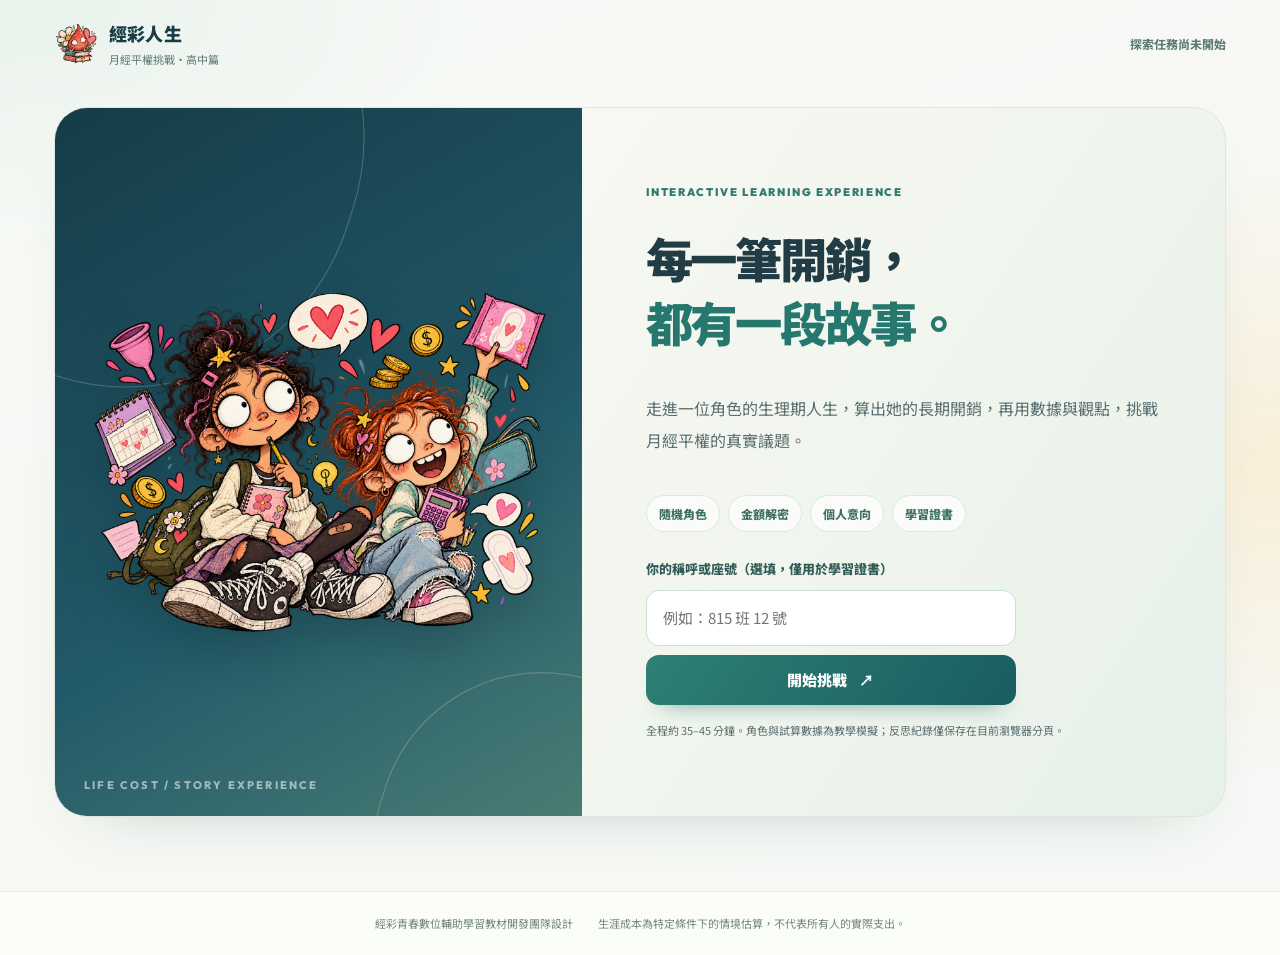
<file: index.html>
<!doctype html>
<html lang="zh-Hant">
<head>
<meta charset="utf-8">
<meta name="viewport" content="width=device-width, initial-scale=1">
<meta name="theme-color" content="#173c48">
<meta name="description" content="經彩人生：月經平權情境式闖關教材。從角色閱讀與成本解密、思辨到個人意向與學習證書。">
<title>經彩人生｜月經平權挑戰</title>
<link rel="preconnect" href="https://fonts.googleapis.com">
<link rel="preconnect" href="https://fonts.gstatic.com" crossorigin>
<link href="https://fonts.googleapis.com/css2?family=Noto+Sans+TC:wght@400;500;600;700;800;900&family=Outfit:wght@400;500;600;700;800;900&display=swap" rel="stylesheet">
<link rel="stylesheet" href="./css/game.css">
<link rel="stylesheet" href="./css/refinement.css">
<script src="./js/cost-model.js" defer></script>
<script src="./js/roles.js" defer></script>
<script src="./js/feedback.js" defer></script>
<script src="./js/flow.js" defer></script>
<script src="./js/game.js" defer></script>
</head>
<body>
<div class="site-shell">
<header class="topbar no-print">
  <div class="brand"><img class="brand-mark artwork-logo" data-image-slot="logo" src="./images/logo.png" alt="經彩人生教材標誌" width="1254" height="1254" decoding="async"><div><strong>經彩人生</strong><small>月經平權挑戰・高中篇</small></div></div>
  <div class="top-actions"><span id="save-status" class="save-status" role="status" aria-live="polite" hidden></span><span id="status-label" class="status-label">探索任務尚未開始</span><button id="reset-game" class="quiet-button" type="button" hidden>重新開始</button></div>
</header>
<main id="game-main" class="main-content">
  <div id="app-notice" class="app-notice no-print" role="status" aria-live="polite" hidden></div>
  <section id="intro" class="intro-stage">
    <div class="intro-art">
      <img class="artwork-cover" data-image-slot="cover" src="./images/cover.png" alt="兩位學生攜帶計算器與筆記本，一同探索經期與生活成本的手繪封面插畫" width="1448" height="1086" fetchpriority="high" decoding="async">
      <div class="intro-art__caption" aria-hidden="true">LIFE COST / STORY EXPERIENCE</div>
    </div>
    <div class="intro-copy">
      <p class="eyebrow">INTERACTIVE LEARNING EXPERIENCE</p>
      <h1>每一筆開銷，<br><em>都有一段故事。</em></h1>
      <p class="intro-description">走進一位角色的生理期人生，算出她的長期開銷，再用數據與觀點，挑戰月經平權的真實議題。</p>
      <div class="intro-features"><span>隨機角色</span><span>金額解密</span><span>個人意向</span><span>學習證書</span></div>
      <div class="identity-box">
        <label for="student-label">你的稱呼或座號（選填，僅用於學習證書）</label>
        <input id="student-label" maxlength="30" autocomplete="off" placeholder="例如：815 班 12 號">
        <button id="start-game" class="button button-primary" type="button">開始挑戰 <span aria-hidden="true">↗</span></button>
      </div>
      <p class="fine-print">全程約 35–45 分鐘。角色與試算數據為教學模擬；反思紀錄僅保存在目前瀏覽器分頁。</p>
    </div>
  </section>

  <div id="game-workspace" hidden>
    <nav class="journey-nav no-print" aria-label="闖關進度">
      <div class="journey-heading"><span class="eyebrow">YOUR JOURNEY</span><strong id="journey-title">第一～二關・角色成本解密</strong></div>
      <div class="journey-pills" aria-label="關卡">
        <span class="journey-pill" data-stage-pill="1">01 <small>角色解密</small></span>
        <span class="journey-pill" data-stage-pill="2">03 <small>數據思辨</small></span>
        <span class="journey-pill" data-stage-pill="3">04 <small>政策思辨</small></span>
        <span class="journey-pill" data-stage-pill="4">05 <small>意向選擇</small></span>
        <span class="journey-pill" data-stage-pill="5">✓ <small>學習證書</small></span>
      </div>
    </nav>

    <section id="stage-mission" class="game-stage" aria-labelledby="mission-title">
      <div class="stage-heading"><div><span class="eyebrow">CHAPTER 01 · COST DECODER</span><h2 id="mission-title">第一～二關｜破解角色生涯成本</h2><p>你收到一份角色的生活紀錄。請仔細閱讀，從故事中找出生理歷程、用品使用習慣與可能的支出，替她算出一生的開銷。</p></div><span class="stage-number">01—02</span></div>
      <div class="mission-grid">
        <aside class="character-panel">
          <div class="character-visual">
            <img id="character-portrait" class="character-portrait artwork-character" data-image-slot="character" alt="隨機角色插畫" width="1086" height="1448" decoding="async">
            <span id="character-tag" class="character-tag">生活故事</span>
          </div>
          <p class="mini-overline">THE CHARACTER</p>
          <h3 id="character-name">角色</h3>
          <strong id="character-subtitle" class="character-subtitle"></strong>
          <p id="character-story" class="character-story"></p>
          <div class="reading-prompt">
            <h4>你的閱讀任務</h4>
            <p>依角色描述的典型一天，整理衛生棉使用量，再判斷哪些用品需要額外購買；不必逐小時換算。這是開銷模擬，實際更換仍應依經血量與使用需求調整。</p>
          </div>
        </aside>
        <div class="calculator-panel">
          <details id="mobile-story" class="mobile-story no-print">
            <summary><span>查看角色情境</span><span aria-hidden="true">⌄</span></summary>
            <div><strong id="mobile-story-name"></strong><p id="mobile-story-text"></p></div>
          </details>
          <div class="section-topline"><h3>生理歷程與開銷設定</h3><span>SET PARAMETERS</span></div>
          <div id="scenario-fields" class="field-grid"></div>
          <div class="extra-heading"><h4>隱形與延伸開銷</h4><span>每月勾選項目</span></div>
          <div id="scenario-extras" class="extras-grid"></div>
          <div class="compute-area">
            <button id="calculate-now" class="button button-secondary" type="button">計算生涯總開銷</button>
            <div id="calculation-display" class="calculation-display" hidden><span>你的生涯開銷試算</span><strong id="calculated-sum">NT$ 0</strong><small id="calculation-detail"></small></div>
          </div>
          <form id="password-form" class="password-card">
            <div><span class="eyebrow">PASSWORD TO CONTINUE</span><h4>輸入生涯總金額，解鎖下一關</h4><p>只需輸入整數，不必輸入「NT$」與逗號。</p></div>
            <div class="password-row"><input id="password-input" type="text" inputmode="numeric" autocomplete="off" placeholder="請輸入 6 位數金額" aria-label="生涯總金額密碼" aria-describedby="mission-feedback"><button class="button button-primary" type="submit">確認通關</button></div>
            <p id="mission-feedback" class="form-feedback" role="status" aria-live="polite"></p>
          </form>
        </div>
      </div>
    </section>

    <section id="stage-insight" class="game-stage" aria-labelledby="insight-title" hidden>
      <div class="stage-heading"><div><span class="eyebrow">CHAPTER 02 · SEE THE HIDDEN COST</span><h2 id="insight-title">第三關｜當開銷成為負擔</h2><p>你替角色算出了長期開銷。如果這筆錢改拿來購買日常用品，可以換到多少東西？對有不同生活條件的人，這筆支出又代表什麼？</p></div><span class="stage-number">03</span></div>
      <div class="insight-total"><div><span>你的角色：<strong id="insight-character"></strong></span><p>生涯總成本</p><strong id="insight-total-value">NT$ 0</strong></div><div class="insight-total-decoration" aria-hidden="true"></div></div>
      <h3 class="minor-title">這筆開銷，相當於⋯⋯</h3>
      <div class="equivalent-grid">
        <article class="equiv-tile tile-tea"><img class="illustration-artwork" data-image-slot="boba" src="./images/boba.png" alt="珍珠奶茶手繪插畫" width="1254" height="1254" loading="lazy" decoding="async"><div><span>珍珠奶茶（NT$60）</span><strong><output id="life-eq-boba">0</output> <small>杯</small></strong></div></article>
        <article class="equiv-tile tile-food"><img class="illustration-artwork" data-image-slot="bento" src="./images/bento.png" alt="便當手繪插畫" width="1254" height="1254" loading="lazy" decoding="async"><div><span>豐盛便當（NT$110）</span><strong><output id="life-eq-bento">0</output> <small>個</small></strong></div></article>
        <article class="equiv-tile tile-phone"><img class="illustration-artwork" data-image-slot="iphone" src="./images/iphone.png" alt="手機手繪插畫" width="1254" height="1254" loading="lazy" decoding="async"><div><span>旗艦款 iPhone（NT$3.2萬）</span><strong><output id="life-eq-iphone">0</output> <small>支</small></strong></div></article>
        <article class="equiv-tile tile-flight"><img class="illustration-artwork" data-image-slot="flight" src="./images/flight.png" alt="機票手繪插畫" width="1254" height="1254" loading="lazy" decoding="async"><div><span>日本來回機票（NT$1.2萬）</span><strong><output id="life-eq-flight">0</output> <small>趟</small></strong></div></article>
      </div>
      <article class="thought-card"><div class="thought-marker">01</div><div class="thought-body"><p class="eyebrow">TOPIC · 月經貧窮與生理用品課稅</p><p class="source-prose">在許多國家，衛生棉曾被視為「非必需品」課徵營業稅（粉紅稅）。然而衛生棉是女性無法選擇的生理必需品。</p><h3>刮鬍刀與衛生紙也是日常用品，衛生棉為何需要特別提倡免費或減免稅金？兩者有何本質上的不同？</h3><label for="answer-poverty">你的思辨回答（只做紀錄，不評分）</label><textarea id="answer-poverty" rows="5" placeholder="寫下你的觀察、理由或疑問……"></textarea></div></article>
      <div class="stage-actions"><button class="button button-light" type="button" data-prev="1">返回試算</button><button id="go-policy" class="button button-primary" type="button">儲存回答，前往第四關 ↗</button></div>
    </section>

    <section id="stage-policy" class="game-stage" aria-labelledby="policy-title" hidden>
      <div class="stage-heading"><div><span class="eyebrow">CHAPTER 03 · PUBLIC DECISIONS</span><h2 id="policy-title">第四關｜校園平權決策</h2><p>如果現在你有機會調整學校的制度，讓角色與其他學生在經期得到更友善的支持，你會如何安排生理用品的取得方式？面對生理假的困難，又會做出什麼決定？</p></div><span class="stage-number">04</span></div>
      <div class="policy-grid">
        <article class="thought-card"><div class="thought-marker">02</div><div class="thought-body"><p class="eyebrow">TOPIC · 校園免費生理用品的位置與隱私</p><p class="source-prose">教育部已推動校園友善提供生理用品。然而置放於「教官室」或「健康中心」是否會讓學生因尷尬而不敢領取？</p><h3>若你是校長，你會把免費衛生棉放在校園的哪裡？如何兼顧「方便取得」與「保護隱私」？</h3><label for="answer-location">我的回答（不評分）</label><textarea id="answer-location" rows="5" placeholder="描述你的方案與理由……"></textarea></div></article>
        <article class="thought-card"><div class="thought-marker">03</div><div class="thought-body"><p class="eyebrow">TOPIC · 生理假：形式平等 vs. 實質平等</p><p class="source-prose">生理假不需證明文件，但也面臨「被質疑假打卡」或「遇到段考無法補考打折」等實質困境。</p><h3>給予特定群體合理的特別考量（Reasonable Accommodation）是特權還是平權？</h3><label for="answer-leave">我的回答（不評分）</label><textarea id="answer-leave" rows="5" placeholder="說明你的觀點與思考……"></textarea></div></article>
      </div>
      <div class="stage-actions"><button class="button button-light" type="button" data-prev="2">返回第三關</button><button id="go-vote" class="button button-primary" type="button">儲存觀點，提出我的選擇 ↗</button></div>
    </section>

    <section id="stage-vote" class="game-stage" aria-labelledby="vote-title" hidden>
      <div class="stage-heading"><div><span class="eyebrow">CHAPTER 04 · YOUR OWN PERSPECTIVE</span><h2 id="vote-title">第五關｜經彩平權倡議者</h2><p>一路陪伴角色認識了經期需求，也思考過校園政策。現在輪到你做決定：面對真實生活中的月經議題，你會如何選擇？</p></div><span class="stage-number">05</span></div>
      <div class="decision-prompt">沒有唯一正確的立場。請依你的理解，做出自己的選擇。</div>
      <form id="intention-form" class="intention-form" autocomplete="off">
        <fieldset class="intention-question" id="intention-q1">
          <legend><span class="intention-question__index">Q1</span>你或你身邊的同學，曾有過「因為衛生棉不夠/省錢而減少更換頻率」的經驗嗎？</legend>
          <p class="intention-question__note">依你了解的情況作答即可；這項選擇會記在個人證書上，分享時請尊重自己與他人的隱私。</p>
          <div class="intention-options">
            <label class="intention-option"><input type="radio" name="intention-q1" value="a" required><span class="intention-option__letter">A</span><span class="intention-option__label">經常或偶爾會有這種情況</span><span class="intention-option__check" aria-hidden="true">✓</span></label>
            <label class="intention-option"><input type="radio" name="intention-q1" value="b"><span class="intention-option__letter">B</span><span class="intention-option__label">從來沒有，補給都很充裕</span><span class="intention-option__check" aria-hidden="true">✓</span></label>
            <label class="intention-option"><input type="radio" name="intention-q1" value="c"><span class="intention-option__letter">C</span><span class="intention-option__label">不清楚 / 沒注意過</span><span class="intention-option__check" aria-hidden="true">✓</span></label>
          </div>
          <div id="intention-feedback-q1" class="intention-feedback" aria-live="polite" hidden></div>
        </fieldset>
        <fieldset class="intention-question" id="intention-q2">
          <legend><span class="intention-question__index">Q2</span>你認為學校提供免費衛生棉，放置在哪裡最合適？</legend>
          <p class="intention-question__note">依據你對方便取得、保護隱私等因素的判斷，選擇最符合你想法的方案。</p>
          <div class="intention-options">
            <label class="intention-option"><input type="radio" name="intention-q2" value="a" required><span class="intention-option__letter">A</span><span class="intention-option__label">各樓層廁所內部（包含女廁與無性別廁所）</span><span class="intention-option__check" aria-hidden="true">✓</span></label>
            <label class="intention-option"><input type="radio" name="intention-q2" value="b"><span class="intention-option__letter">B</span><span class="intention-option__label">健康中心 / 保健室</span><span class="intention-option__check" aria-hidden="true">✓</span></label>
            <label class="intention-option"><input type="radio" name="intention-q2" value="c"><span class="intention-option__letter">C</span><span class="intention-option__label">班級導師櫃或教官室</span><span class="intention-option__check" aria-hidden="true">✓</span></label>
          </div>
          <div id="intention-feedback-q2" class="intention-feedback" aria-live="polite" hidden></div>
        </fieldset>
        <div class="intention-footer"><p id="vote-status" class="form-feedback" role="status" aria-live="polite">請完成兩題選擇。</p></div>
        <div class="stage-actions"><button class="button button-light" type="button" data-prev="3">返回第四關</button><button id="finish-game" class="button button-primary" type="submit" disabled>記錄我的意向・領取學習證書 ↗</button></div>
      </form>
    </section>

    <section id="stage-certificate" class="game-stage" aria-labelledby="certificate-title" hidden>
      <div class="completion-banner no-print"><span>任務完成</span><h2 id="certificate-title">恭喜完成經彩人生挑戰！</h2><p>你已完成角色成本解密、議題思辨與個人選擇。這份學習成果由你親自完成。</p><div class="completion-actions"><button id="print-certificate" class="button button-primary" type="button">列印／另存 PDF 證書</button><button id="back-to-vote" class="button button-light" type="button">查看意向選擇</button></div></div>
      <article id="certificate" class="certificate">
        <div class="certificate-corner certificate-corner--tl"></div><div class="certificate-corner certificate-corner--br"></div>
        <div class="certificate-top"><img class="certificate-mark artwork-certificate-mark" data-image-slot="certificate-mark" src="./images/certificate-mark.png" alt="手繪獎章" width="1254" height="1254" loading="lazy" decoding="async"><div class="certificate-caption">JINGCAI YOUTH · LEARNING JOURNEY</div><h2>經彩人生・月經平權挑戰</h2><h3>闖關學習證書</h3></div>
        <div class="certificate-meta"><span>學生：<strong id="cert-student">自主學習者</strong></span><span>日期：<strong id="cert-date"></strong></span></div>
        <div class="certificate-hero"><div><span>我的角色｜<strong id="cert-role"></strong></span><small>生涯總開銷試算</small><strong id="cert-cost">NT$ 0</strong></div><span class="cert-approved">解密成功</span></div>
        <div class="certificate-equivalents"><h4>生活消費換算</h4><p id="cert-equivalent-line"></p></div>
        <div class="certificate-answers"><h4>我的議題思辨紀錄</h4><div class="cert-answer"><strong>① 月經貧窮與生理用品課稅</strong><p id="cert-poverty"></p></div><div class="cert-answer"><strong>② 校園免費生理用品與隱私</strong><p id="cert-location"></p></div><div class="cert-answer"><strong>③ 生理假與實質平等</strong><p id="cert-leave"></p></div></div>
        <div class="certificate-intentions">
          <h4>第五關｜我的個人意向紀錄</h4>
          <div class="cert-intention"><strong>① 生理用品使用經驗</strong><p id="cert-vote-q1"></p><p id="cert-feedback-q1" class="cert-feedback"></p></div>
          <div class="cert-intention"><strong>② 校園免費衛生棉設置位置</strong><p id="cert-vote-q2"></p><p id="cert-feedback-q2" class="cert-feedback"></p></div>
        </div>
        <div class="certificate-footer">
          <div class="certificate-outlook">願你帶著理解與同理，持續關注讓每個人更自在生活的可能。</div>
          <img class="certificate-seal artwork-certificate-seal" data-image-slot="certificate-seal" src="./images/certificate-seal.png" alt="通關 PASS 手繪印章" width="1254" height="1254" loading="lazy" decoding="async">
        </div>
        <p class="certificate-credit">經彩青春數位輔助學習教材開發團隊設計</p>
      </article>
    </section>
  </div>
</main>
<footer class="page-footer no-print"><span>經彩青春數位輔助學習教材開發團隊設計</span><span>生涯成本為特定條件下的情境估算，不代表所有人的實際支出。</span></footer>
  <dialog id="app-confirm" class="app-dialog no-print" aria-labelledby="app-confirm-title" aria-describedby="app-confirm-message">
    <div class="app-dialog__body">
      <span class="app-dialog__eyebrow">確認操作</span>
      <h2 id="app-confirm-title">重新開始學習？</h2>
      <p id="app-confirm-message">此操作將清除這個分頁的闖關進度與思辨紀錄。</p>
      <div class="app-dialog__actions">
        <button id="dialog-cancel" class="button button-light" type="button">返回學習</button>
        <button id="dialog-accept" class="button button-primary" type="button">確定重新開始</button>
      </div>
    </div>
  </dialog>
</div>
</body>
</html>
</file>
<file: css/game.css>
@layer legacy, ui;
@layer legacy {
:root{
--ink:#2b2a36;--muted:#696777;--rose:#9d395f;--rose-dark:#6e2b48;--border:#ecdee4;--cream:#fffbf9;--paper:#fff;--mint:#2e8277;
--shadow:0 18px 55px -38px rgba(79,33,57,.30),0 6px 20px -17px rgba(79,33,57,.12)}
*{box-sizing:border-box}
html{scroll-behavior:smooth}
body{margin:0;font-family:"Noto Sans TC",system-ui,sans-serif;line-height:1.75;background:radial-gradient(ellipse 58% 35% at 0 0,#fce5eb 0%,transparent 86%),radial-gradient(ellipse 38% 45% at 100% 42%,#e8f3ee 0%,transparent 85%),#fcfaf8;color:var(--ink);font-size:15px}
button,input,textarea{font:inherit}
button{cursor:pointer}
button:focus-visible,input:focus-visible,textarea:focus-visible,a:focus-visible{outline:3px solid #117a7a;outline-offset:3px}
button:disabled{cursor:not-allowed;opacity:.5}
[hidden]{display:none!important}
.site-shell{min-height:100vh;display:flex;flex-direction:column}
.topbar{display:flex;align-items:center;justify-content:space-between;gap:15px;max-width:1220px;width:100%;margin:0 auto;padding:22px 24px}
.brand{display:flex;align-items:center;gap:11px}.brand strong{display:block;font-size:18px;font-weight:900;letter-spacing:.04em}.brand small{display:block;color:#987183;font-size:11px}
.brand-mark{background:#923554;color:white;border-radius:15px;width:44px;height:44px;display:grid;place-items:center;font-size:27px;box-shadow:0 8px 25px -15px #853154}
.top-actions{display:flex;align-items:center;gap:16px}.status-label{color:#92546b;font-size:12px;font-weight:750}.quiet-button{border:1px solid #e7cdd8;border-radius:10px;background:white;color:#9d395f;padding:7px 12px;font-size:12px;font-weight:800}
.main-content{width:100%;max-width:1220px;margin:0 auto;padding:16px 24px 74px;flex:1}
.page-footer{padding:22px 24px;background:#fffefa;border-top:1px solid #f2e9eb;display:flex;justify-content:center;flex-wrap:wrap;gap:5px 25px;font-size:11px;color:#8d7a81}
.eyebrow,.mini-overline{display:block;letter-spacing:.15em;font-family:"Outfit","Noto Sans TC",sans-serif;font-size:11px;color:#b35276;font-weight:900}
.intro-stage{background:linear-gradient(121deg,#fff6f2,#fbe6e9 76%,#f3d7e3);border-radius:33px;border:1px solid #f0d8de;display:grid;grid-template-columns:minmax(0,.9fr) minmax(0,1.1fr);min-height:600px;overflow:hidden;box-shadow:var(--shadow)}
.intro-art{position:relative;min-height:540px;background:linear-gradient(150deg,#a44870,#753451);overflow:hidden}
.scene-shape{position:absolute;border:1px solid rgba(255,255,255,.20);border-radius:50%;width:520px;height:520px;top:-90px;left:-150px}
.scene-shape--two{width:370px;height:370px;left:100px;top:220px;background:rgba(255,255,255,.035)}
.intro-orbit{position:absolute;font-size:130px;right:25px;top:25px;color:#e9b9ce;opacity:.7}
.intro-envelope{position:absolute;width:270px;height:335px;left:50%;top:48%;transform:translate(-50%,-50%) rotate(-9deg);background:linear-gradient(135deg,#fff9ee,#f8e3df);border-radius:29px;box-shadow:18px 29px 50px -25px rgba(47,14,35,.42);border:8px solid #f8e7de;padding:20px;display:flex;flex-direction:column;align-items:center;justify-content:center;color:#a54b6b}
.intro-envelope:before{content:"";position:absolute;inset:19px;border:2px dashed #e5b4c5;border-radius:20px}.intro-envelope>span{font-size:100px;z-index:1;line-height:1}.intro-envelope>div{z-index:1;font:900 37px/1 "Outfit",sans-serif;letter-spacing:.14em;text-align:center;margin-top:22px}
.intro-stamp{position:absolute;right:8%;bottom:13%;background:#eec0a8;color:#7b3a49;border:4px solid #fff4eb;border-radius:50%;width:120px;height:120px;display:grid;place-content:center;text-align:center;font:900 44px/1 "Outfit",sans-serif;box-shadow:0 12px 30px -15px rgba(27,13,25,.45);transform:rotate(10deg)}
.intro-stamp span{font-size:11px;letter-spacing:.11em;margin-top:8px}
.intro-copy{padding:clamp(32px,5vw,65px);display:flex;flex-direction:column;justify-content:center;min-width:0}
.intro-copy h1{font-size:clamp(35px,3.7vw,55px);letter-spacing:-.045em;line-height:1.35;margin:13px 0 22px;font-weight:900}
.intro-copy h1 em{font-style:normal;color:#a34469}
.intro-description{font-size:16px;color:#725b67;line-height:2;max-width:570px}
.intro-features{display:flex;flex-wrap:wrap;gap:8px;margin:23px 0 26px}.intro-features span{background:rgba(255,255,255,.76);padding:7px 12px;border:1px solid #efd5dc;border-radius:99px;font-size:12px;color:#884865;font-weight:800}
.identity-box{display:grid;gap:9px;max-width:370px}
.identity-box label{color:#654553;font-size:13px;font-weight:800}
.identity-box input, .password-row input{width:100%;background:#fff;border:1px solid #e8ced7;border-radius:13px;padding:14px 16px;min-height:48px;color:#3c3440}
.button{border:0;min-height:48px;border-radius:13px;padding:12px 21px;font-weight:850;display:inline-flex;gap:12px;align-items:center;justify-content:center;white-space:normal;text-align:center;transition:filter .2s,transform .18s}
.button:hover{filter:brightness(.96);transform:translateY(-1px)}
.button-primary{background:#963858;color:white;box-shadow:0 13px 23px -16px rgba(117,39,75,.65)}
.button-secondary{background:#fff1f4;border:1px solid #e5bacb;color:#8a2f53}
.button-light{background:white;border:1px solid #e5d4dc;color:#754258}
.fine-print,.small-note{color:#8c7c87;font-size:11px;line-height:1.8}
.fine-print{max-width:430px;margin-top:16px}
#game-workspace{display:grid;gap:22px}
.journey-nav{background:rgba(255,255,255,.92);border:1px solid #efdee4;border-radius:22px;padding:18px 24px;box-shadow:var(--shadow);display:flex;justify-content:space-between;align-items:center;gap:25px}
.journey-heading strong{display:block;font-size:16px;margin-top:2px}.journey-pills{display:flex;align-items:center;gap:7px;flex-wrap:wrap}
.journey-pill{padding:9px 12px;background:#f8f5f4;color:#989096;font:800 13px "Outfit",sans-serif;border:1px solid #eee8e7;border-radius:11px;white-space:nowrap}
.journey-pill small{font-family:"Noto Sans TC",sans-serif;margin-left:5px;font-size:10px}
.journey-pill.active{background:#963858;color:white;border-color:#963858;box-shadow:0 8px 18px -14px #a44770}
.journey-pill.done{background:#e5f4ee;color:#1e7066;border-color:#bfe1d4}
.game-stage{display:grid;gap:22px}
.stage-heading{display:flex;justify-content:space-between;align-items:flex-start;gap:16px;padding:6px 3px 0}.stage-heading h2{font-size:clamp(23px,2.5vw,32px);line-height:1.4;margin:4px 0 9px;letter-spacing:-.025em;font-weight:900}
.stage-heading p{font-size:14px;color:#79707b;max-width:760px;margin:0}
.stage-number{font:900 42px/1 "Outfit",sans-serif;color:#edcdd9;letter-spacing:-.08em}
.mission-grid{display:grid;grid-template-columns:minmax(0,.85fr) minmax(0,1.4fr);gap:20px;align-items:start}
.character-panel,.calculator-panel,.thought-card,.vote-shell,.vote-confirmation{border:1px solid #eee2e5;border-radius:25px;background:#fff;box-shadow:var(--shadow);min-width:0}
.character-panel{overflow:hidden;padding:0 25px 24px}
.character-visual{position:relative;background:linear-gradient(148deg,#f8e1e8,#f4d9e5);margin:0 -25px 21px;height:243px;display:grid;place-items:center;overflow:hidden}
.character-visual:before,.character-visual:after{content:"";position:absolute;border-radius:50%;border:1px solid #fff8;width:220px;height:220px;top:-70px;left:-70px}
.character-visual:after{width:270px;height:270px;top:110px;left:200px}
.character-portrait{width:180px;height:205px;position:relative;z-index:1;margin-top:20px}
.portrait-orbit{position:absolute;width:150px;height:150px;border-radius:50%;background:rgba(255,255,255,.27);left:16px;top:10px;border:1px solid #fff9}
.portrait-head{position:absolute;left:51px;top:47px;width:81px;height:96px;border-radius:44% 44% 47% 47%;background:#f6ceb4;z-index:3}
.portrait-hair{position:absolute;left:38px;top:28px;width:107px;height:134px;border-radius:45% 45% 32% 32%;background:#57414b;z-index:2;box-shadow:3px 0 0 #694552}
.portrait-hair:after{content:"";position:absolute;left:22px;top:5px;width:79px;height:47px;background:#57414b;border-radius:65% 50% 25% 40%;transform:rotate(-12deg);z-index:4}
.portrait-body{position:absolute;bottom:0;left:18px;width:145px;height:83px;background:#f8fafb;border-radius:80px 80px 10px 10px;z-index:2}
.portrait-body:after{content:"";position:absolute;top:0;left:60px;border-top:32px solid #c77b9c;border-left:13px solid transparent;border-right:13px solid transparent}
.portrait-eye{position:absolute;top:47px;width:6px;height:7px;border-radius:50%;background:#573d40}.portrait-eye.left{left:21px}.portrait-eye.right{right:21px}
.portrait-mouth{position:absolute;bottom:20px;left:36px;width:12px;height:7px;border:2px solid #b66c76;border-top:0;border-radius:0 0 20px 20px}
.character-tag{position:absolute;left:20px;bottom:17px;padding:5px 12px;border:1px solid #fff9;border-radius:99px;background:#fffe;color:#8c4e67;font-size:12px;font-weight:800;z-index:4}
.character-panel .mini-overline{margin:0}.character-panel h3{font-size:34px;margin:4px 0 0;line-height:1.3}.character-subtitle{color:#944a65;display:block;margin-top:4px}
.character-story{color:#655e69;line-height:1.95;margin:12px 0 23px}
.clue-note{padding:18px;background:#fffbf8;border:1px solid #f1e5e2;border-radius:19px}
.clue-note h4{margin:0 0 12px;color:#824561;font-size:14px}
.clue-list{display:grid;gap:9px}.clue-row{display:flex;align-items:baseline;justify-content:space-between;gap:12px;border-bottom:1px dashed #efdddd;padding-bottom:6px;font-size:12px}.clue-row span{color:#786e78}.clue-row strong{color:#473944;text-align:right;font-size:12px}.clue-note .small-note{margin:14px 0 0}
.calculator-panel{padding:clamp(22px,2.5vw,32px)}
.section-topline{border-bottom:1px solid #f0e4e8;display:flex;align-items:baseline;justify-content:space-between;gap:8px;padding-bottom:15px;margin-bottom:20px}
.section-topline h3,.minor-title{margin:0;font-weight:900;font-size:18px}.section-topline span{color:#b87c94;font:800 11px "Outfit",sans-serif;letter-spacing:.13em}
.field-grid,.extras-grid{display:grid;grid-template-columns:repeat(2,minmax(0,1fr));gap:14px}
.field{display:grid;gap:8px}.field label{font-size:13px;color:#594a56;font-weight:750}.field input{width:100%;border:1px solid #e8dee2;border-radius:12px;min-height:45px;padding:9px 12px;color:#342d37;background:#fffdfd;accent-color:#9d395f}
.field small{color:#a18b96;font-size:11px}
.extra-heading{border-top:1px solid #efe4e7;display:flex;align-items:center;justify-content:space-between;gap:10px;margin:22px 0 14px;padding-top:19px}
.extra-heading h4{margin:0;font-size:15px}.extra-heading span{font-size:11px;color:#9f8291}
.extra-option{display:flex;gap:10px;align-items:center;background:#fcfbfa;border:1px solid #eee4e5;border-radius:13px;padding:11px 10px;min-width:0;cursor:pointer}
.extra-option:has(input:checked){border-color:#ecc7d4;background:#fff3f6}
.extra-option input{width:18px;height:18px;accent-color:#a23c61;flex-shrink:0}.extra-option span{font-size:12px;font-weight:750;min-width:0}.extra-option small{display:block;font-size:11px;color:#986681;font-weight:500;margin-top:2px}
.compute-area{display:grid;gap:12px;margin-top:25px}
.calculation-display{padding:15px 18px;border:1px solid #c9e6df;border-radius:16px;background:#f0faf6}
.calculation-display>span{font-size:12px;color:#537c71;display:block}.calculation-display>strong{font:900 32px/1.4 "Outfit",sans-serif;color:#27675f;display:block;overflow-wrap:anywhere}
.calculation-display>small{display:block;color:#54786f;font-size:12px}
.password-card{padding:19px 20px;margin-top:20px;border:1px solid #f0d5df;background:linear-gradient(135deg,#fff6f8,#fffafb);border-radius:18px}
.password-card h4{font-size:17px;margin:5px 0 3px}.password-card p:not(.form-feedback){margin:0 0 15px;font-size:12px;color:#876b79}
.password-row{display:grid;grid-template-columns:minmax(0,1fr) auto;gap:9px}.password-row input{min-width:0}
.form-feedback{font-size:13px;color:#9b4663;margin:12px 0 0;min-height:0}.form-feedback.ok{color:#197568}.form-feedback.error{color:#ae2947}
.insight-total{background:linear-gradient(130deg,#a7466b,#762d4b);border-radius:25px;color:white;padding:27px 33px;display:flex;justify-content:space-between;align-items:center;gap:15px;overflow:hidden;box-shadow:0 20px 35px -30px #7d3255}
.insight-total span{color:#f7dde5;font-size:13px}.insight-total p{font-size:13px;margin:8px 0 0;color:#f3d6e0}.insight-total strong#insight-total-value{font:900 clamp(32px,4vw,53px)/1.4 "Outfit",sans-serif;display:block;letter-spacing:-.04em}
.insight-total-decoration{font-size:130px;opacity:.13;line-height:1}
.equivalent-grid{display:grid;grid-template-columns:repeat(4,minmax(0,1fr));gap:14px}
.equiv-tile{border-radius:21px;border:1px solid #f1e7e4;padding:22px 18px;min-width:0;display:flex;flex-direction:column;align-items:flex-start;gap:13px}
.tile-tea{background:#fff1e5}.tile-food{background:#fff3ea}.tile-phone{background:#eaf3fa}.tile-flight{background:#eaf6f0}
.illustration-emoji{font-size:48px;line-height:1.2;filter:drop-shadow(1px 6px 5px #0001)}
.equiv-tile span{font-size:12px;color:#6e5862;font-weight:700}
.equiv-tile strong{display:block;font:900 clamp(24px,2.4vw,34px)/1.4 "Outfit","Noto Sans TC",sans-serif;color:#363442;overflow-wrap:anywhere}
.equiv-tile small{font:700 15px "Noto Sans TC",sans-serif;color:#635e6c}
.thought-card{padding:25px;display:flex;gap:19px}
.thought-marker{width:45px;height:45px;flex:0 0 45px;display:grid;place-items:center;background:#fce8ef;color:#aa4669;border-radius:14px;font:800 18px "Outfit",sans-serif}
.thought-body{flex:1;min-width:0}.source-prose{background:#f9f7f5;border-left:3px solid #d9a4b5;padding:13px 15px;color:#655962;font-size:13px;line-height:1.9;border-radius:0 10px 10px 0;margin:12px 0 18px}
.thought-body h3{line-height:1.85;font-size:17px;margin:0 0 19px;color:#423b46}
.thought-body label{display:block;font-size:13px;font-weight:750;color:#7a4c60;margin-bottom:9px}
textarea{width:100%;min-height:140px;background:#fffefa;border:1px solid #e8dfe2;border-radius:14px;padding:14px 16px;resize:vertical;color:#342e37;line-height:1.85}
.policy-grid{display:grid;grid-template-columns:repeat(2,minmax(0,1fr));gap:16px}.policy-grid .thought-card{padding:23px;gap:12px}.policy-grid .thought-marker{width:40px;height:40px;flex-basis:40px}
.stage-actions{display:flex;justify-content:space-between;align-items:center;gap:12px;flex-wrap:wrap}
.vote-explainer{background:#f4edf0;border:1px solid #eed7e1;display:flex;align-items:center;gap:17px;padding:19px 22px;border-radius:18px}
.vote-bubble{font-size:31px;background:white;color:#974661;width:62px;height:62px;display:grid;place-items:center;border-radius:15px;flex-shrink:0}
.vote-explainer h3{font-size:17px;margin:0 0 5px}.vote-explainer p{font-size:13px;color:#806c78;margin:0}
.vote-shell{padding:20px}.vote-shell-header{display:flex;justify-content:space-between;align-items:center;gap:10px;border-bottom:1px solid #eee2e7;padding-bottom:13px;margin-bottom:15px}
.vote-shell-header strong{font-size:17px}.vote-shell-header p{font-size:12px;color:#897684;margin:0}
.external-link{font-size:12px;color:#a54067;white-space:nowrap;font-weight:800}
#vote-frame{display:block;width:100%;height:910px;border:1px solid #ecdee4;border-radius:13px;background:#fffaf9}
.vote-confirmation{padding:22px}
.verified-box{display:flex;align-items:center;gap:13px;border:1px solid #abd7c8;background:#eaf8f1;border-radius:15px;padding:13px 17px;margin-bottom:13px}
.verified-box>span{font-size:25px;color:#16806c}.verified-box strong{color:#276b5c}.verified-box p{font-size:12px;margin:1px 0;color:#59877a}
.manual-box{background:#fffaf6;border:1px solid #eddfd9;border-radius:15px;padding:18px;margin-bottom:14px}
.manual-box h3{margin:0 0 5px;font-size:16px}.manual-box p{font-size:12px;color:#85737d;margin:0 0 13px;line-height:1.85}
.confirm-option{display:flex;align-items:center;gap:10px;margin-top:8px;font-size:13px;font-weight:650}
.confirm-option input{width:18px;height:18px;accent-color:#8d3c62}
.manual-box .small-note{display:block;margin-top:12px}
.completion-banner{background:linear-gradient(120deg,#fce7ee,#fff9ee);padding:29px;border-radius:23px;border:1px solid #f0d8df;text-align:center}
.completion-banner>span{color:#a24d6c;font-size:12px;font-weight:800}.completion-banner h2{font-size:clamp(24px,2.7vw,35px);margin:5px 0}.completion-banner p{font-size:14px;color:#755f6b}.completion-actions{display:flex;gap:9px;justify-content:center;flex-wrap:wrap;margin-top:17px}
.certificate{background:#fffdfb;position:relative;overflow:hidden;border:7px double #c28c9f;border-radius:13px;padding:38px 44px 26px;box-shadow:0 25px 65px -44px rgba(95,40,67,.45);color:#493842}
.certificate-corner{position:absolute;width:155px;height:155px;border:35px solid rgba(215,170,183,.09);border-radius:50%;pointer-events:none}.certificate-corner--tl{left:-78px;top:-80px}.certificate-corner--br{right:-80px;bottom:-80px}
.certificate-top{text-align:center}.certificate-mark{font-size:43px;color:#ac6882;line-height:1.3}
.certificate-caption{color:#b08194;letter-spacing:.15em;font:800 11px "Outfit",sans-serif}
.certificate-top h2{font-size:clamp(25px,3vw,37px);margin:6px 0 0;letter-spacing:-.03em;color:#71334e}.certificate-top h3{font-size:21px;letter-spacing:.15em;color:#90536b;margin:0}.certificate-top p{font-size:12px;color:#947f89;margin:8px 0 20px}
.certificate-meta{display:flex;justify-content:space-between;gap:12px;padding:12px 0;border-top:1px solid #e7cbd3;border-bottom:1px solid #e7cbd3;font-size:13px;flex-wrap:wrap}
.certificate-hero{display:flex;justify-content:space-between;gap:10px;align-items:center;padding:20px 24px;margin:20px 0 16px;border-radius:14px;background:#fdf0f3}
.certificate-hero span{display:block;font-size:13px;color:#995b74}.certificate-hero small{display:block;color:#a88291;font-size:11px;margin-top:7px}
.certificate-hero div>strong{display:block;font:900 36px/1.4 "Outfit",sans-serif;color:#7e3457;letter-spacing:-.03em}
.cert-approved{color:#2b7b6a;font-weight:900;font-size:12px;white-space:nowrap}
.certificate-equivalents{padding-bottom:15px;border-bottom:1px solid #efdee4}.certificate-equivalents h4,.certificate-answers>h4{margin:0 0 6px;color:#834564;font-size:14px}
.certificate-equivalents p{margin:0;color:#594e5a;font-size:13px}
.certificate-answers{padding:17px 0}.cert-answer{padding:11px 0;border-bottom:1px dashed #efdde2}
.cert-answer strong{font-size:13px;color:#7b405f}.cert-answer p{white-space:pre-wrap;overflow-wrap:anywhere;color:#574c56;margin:5px 0 0;line-height:1.75;font-size:13px}
.certificate-footer{display:flex;justify-content:space-between;align-items:center;gap:12px;padding-top:11px}
.certificate-footer strong{font-size:13px;color:#267d6a;display:block}.certificate-footer small{color:#9a8893;font-size:11px}
.certificate-seal{width:65px;height:65px;display:grid;place-content:center;border:3px double #af6e89;border-radius:50%;color:#a56180;line-height:1.3;font:900 17px "Outfit","Noto Sans TC",sans-serif;text-align:center;transform:rotate(-9deg)}
.certificate-credit{text-align:center;color:#967f8a;font-size:11px;margin:16px 0 0}
@media(max-width:1050px){.intro-stage{grid-template-columns:.75fr 1fr}.mission-grid{grid-template-columns: minmax(0,.8fr) minmax(0,1.15fr)}.journey-nav{flex-direction:column;align-items:flex-start;gap:12px}.equivalent-grid{grid-template-columns:repeat(2,minmax(0,1fr))}}
@media(max-width:760px){.main-content{padding:10px 16px 50px}.topbar{padding:14px 17px}.status-label{display:none}.intro-stage{display:flex;flex-direction:column;border-radius:23px}.intro-art{min-height:200px}.intro-envelope{width:142px;height:168px;border-width:5px;border-radius:20px;top:57%}.intro-envelope:before{inset:11px}.intro-envelope>span{font-size:53px}.intro-envelope>div{font-size:20px;margin-top:5px}.intro-stamp{height:70px;width:70px;font-size:29px;right:8%;bottom:10%}.intro-stamp span{font-size:7px;margin-top:4px}.intro-copy{padding:25px}.intro-copy h1{font-size:33px;margin:7px 0 14px}.intro-description{font-size:14px}.intro-features{margin:17px 0}.mission-grid,.policy-grid{grid-template-columns:minmax(0,1fr)}.character-visual{height:210px}.journey-nav{padding:17px}.journey-pills{gap:5px}.journey-pill{padding:7px 9px}.journey-pill small{font-size:9px}.stage-number{font-size:32px}.stage-heading h2{font-size:24px}.vote-shell{padding:11px}.vote-shell-header{flex-wrap:wrap}.certificate{padding:23px 20px}.certificate-hero{padding:16px;flex-wrap:wrap}.certificate-hero div>strong{font-size:28px}}
@media(max-width:440px){.brand strong{font-size:16px}.brand small{font-size:10px}.brand-mark{width:39px;height:39px}.journey-pill small{display:none}.journey-pill{font-size:12px;flex:1;text-align:center}.field-grid,.extras-grid{gap:10px}.field label{font-size:12px}.calculator-panel{padding:18px}.password-row{grid-template-columns:1fr}.stage-actions .button{flex:1}.equivalent-grid{gap:9px}.equiv-tile{padding:13px;min-height:165px}.equiv-tile strong{font-size:25px}.thought-card,.policy-grid .thought-card{padding:16px;gap:10px}.thought-marker{width:32px;flex-basis:32px;height:32px;font-size:15px}.thought-body h3{font-size:15px}.illustration-emoji{font-size:39px}.certificate{padding:18px 14px;border-width:5px}.certificate-top h2{font-size:23px}.certificate-top h3{font-size:18px}.certificate-footer{flex-wrap:wrap}}
@media(prefers-reduced-motion:reduce){*,*::before,*::after{transition-duration:.01ms!important;animation-duration:.01ms!important;scroll-behavior:auto!important}}
@page{size:A4 portrait;margin:12mm}
@media print{
html,body{background:white;color:#29232b;-webkit-print-color-adjust:exact;print-color-adjust:exact;font-size:10pt}
.no-print,.topbar,.page-footer,#intro,.journey-nav,.stage-heading,.stage-actions,.vote-shell,.vote-confirmation,.completion-banner,#stage-mission,#stage-insight,#stage-policy,#stage-vote{display:none}
.main-content{max-width:none;padding:0;margin:0}
#game-workspace{display:block}
#stage-certificate{display:block}
.certificate{border:3px double #b98195;padding:7mm 9mm;box-shadow:none;border-radius:0;overflow:visible;min-height:0}
.certificate-top .certificate-mark{font-size:28px}.certificate-top h2{font-size:20pt}.certificate-top h3{font-size:14pt}.certificate-top p{margin:5px 0 12px}
.certificate-meta{padding:7px 0;font-size:10pt}
.certificate-hero{margin:10px 0;padding:10px 13px}.certificate-hero div>strong{font-size:23pt}.certificate-equivalents{padding-bottom:9px}
.certificate-answers{padding:9px 0}.cert-answer{padding:6px 0;break-inside:avoid}.cert-answer p{font-size:9.4pt;line-height:1.55;margin:2px 0 0}
.certificate-footer{padding-top:9px}.certificate-seal{width:52px;height:52px;font-size:12px}
.certificate-credit{margin-top:8px}
}

/* 第五關 v2 — 個人意向選擇，不連線、不排名 */
.intention-form { display:grid;gap:20px; }
.intention-intro { margin-bottom:0; }
.intention-question {
  display:block; min-width:0; background:#fff;
  border:1px solid #eee2e5; border-radius:24px;
  padding:26px clamp(18px,3vw,32px) 25px;
  box-shadow:var(--shadow);
}
.intention-question legend {
  display:block; width:100%; padding:0 0 8px;
  font-size:clamp(16px,2vw,20px);font-weight:850;
  color:#423644;line-height:1.7;
}
.intention-question__index {
  display:inline-grid;place-items:center;
  background:#fae8ee;color:#a13a60;border-radius:12px;
  min-width:46px;height:38px;padding:0 6px;
  margin-right:13px;font:800 17px "Outfit",sans-serif;
}
.intention-question__note {
  font-size:13px;line-height:1.85;color:#81717c;
  margin:0 0 18px;
}
.intention-options {
  display:grid;gap:11px;
}
.intention-option {
  position:relative;
  display:flex;align-items:center;gap:15px;
  padding:15px 17px;
  border:1px solid #e9e0e4;
  background:#fdfbfa;
  border-radius:15px;
  min-height:66px;
  cursor:pointer;
  transition:background .16s ease,border-color .16s ease,transform .16s ease,box-shadow .16s ease;
}
.intention-option:hover {border-color:#dca3ba;transform:translateY(-1px);}
.intention-option:has(input:checked) {
  background:linear-gradient(112deg,#fff1f5,#fffaf9);
  border-color:#c56b8a;
  box-shadow:0 7px 20px -17px rgba(143,44,87,.4);
}
.intention-option:focus-within {outline:3px solid #117a7a;outline-offset:2px;}
.intention-option input {
  width:21px;height:21px;
  accent-color:#9d395f;flex:0 0 auto;
  margin:0;
}
.intention-option__letter {
  display:grid;place-items:center;
  width:32px;height:32px;border-radius:10px;
  background:white;border:1px solid #e8dce1;
  font:800 13px "Outfit",sans-serif;
  color:#966c7c;flex:0 0 auto;
}
.intention-option:has(input:checked) .intention-option__letter {
  color:#a33e63;border-color:#e7b4c7;background:#fce0e9;
}
.intention-option__label {
  color:#4d424f;font-size:15px;line-height:1.6;
  font-weight:650;flex:1;min-width:0;
}
.intention-option__check {
  font-size:16px;font-weight:900;color:#237c6d;opacity:0;
}
.intention-option:has(input:checked) .intention-option__check {opacity:1}
.intention-footer {
  display:flex;flex-direction:column;gap:4px;
  padding:10px 3px 0;
}
.intention-footer>p:first-child {font-size:13px;color:#856c78;margin:0}
.intention-footer .form-feedback {margin:2px 0 0}
.certificate-intentions {
  background:#fff7f9;border:1px solid #f0dce4;
  border-radius:14px;padding:14px 17px;
  margin:2px 0 9px;
}
.certificate-intentions>h4 {
  font-size:14px;color:#854361;margin:0 0 8px;font-weight:850;
}
.cert-intention {display:grid;gap:2px;padding:7px 0}
.cert-intention+.cert-intention {border-top:1px dashed #e9cbd7}
.cert-intention strong {font-size:12px;color:#85516a}
.cert-intention p {
  font-size:13px;line-height:1.65;color:#493c48;
  margin:0;overflow-wrap:anywhere;white-space:pre-wrap;
}
@media(max-width:760px) {
  .intention-question {padding:20px 16px;border-radius:20px}
  .intention-question__index {margin-right:8px}
  .intention-option {padding:12px;gap:9px}
  .intention-option__letter {width:28px;height:28px}
  .intention-option__label {font-size:13px}
}
@media print {
  #stage-vote,.intention-form,.intention-intro {display:none}
  .certificate-intentions {padding:7px 10px;margin:6px 0}
  .certificate-intentions>h4 {font-size:10pt;margin-bottom:2px}
  .cert-intention {padding:3px 0;break-inside:avoid}
  .cert-intention strong {font-size:9pt}
  .cert-intention p {font-size:9.3pt;line-height:1.45}
}

}
</file>
<file: css/refinement.css>
@layer ui {
/* 經彩人生｜產品介面視覺層：設計 token、互動元件與響應式佈局。 */
:root {
  --ink:#263b44;--muted:#64777a;--rose:#31786f;--rose-dark:#194f57;
  --border:#dae4e0;--cream:#fcfbf7;--paper:#fff;--mint:#247f73;
  --shadow:0 18px 50px -35px rgba(26,69,70,.22),0 5px 18px -13px rgba(39,69,65,.09);
  --jade:#28786e;--navy:#193e49;--gold:#d3a363;--sage:#edf5ef;--terracotta:#b87863;
}
html{background:#f5f8f4}
body{
 background:radial-gradient(ellipse 53% 35% at 0% 0%,#e9f2ec 0%,transparent 78%),
   radial-gradient(ellipse 50% 40% at 100% 49%,#f9efd9 0%,transparent 78%),
   linear-gradient(160deg,#f8faf7,#f7f8f4 48%,#f5f8f5);
 color:#293d42;
}
body::before,body::after{
 content:"";position:fixed;pointer-events:none;border-radius:50%;z-index:-1;
 filter:blur(16px);opacity:.55;animation:ambient-drift 25s ease-in-out infinite alternate;
}
body::before{width:280px;height:280px;left:-110px;top:45vh;background:#dceee3}
body::after{width:320px;height:320px;right:-100px;top:7vh;background:#fbefcf;animation-delay:-9s;animation-duration:30s}
@keyframes ambient-drift{
 0%{transform:translate3d(0,0,0) scale(1)}
 100%{transform:translate3d(25px,-18px,0) scale(1.18)}
}
@keyframes reveal-stage{
 from{opacity:0;transform:translateY(13px)}
 to{opacity:1;transform:translateY(0)}
}
@keyframes pulse-outline{
 0%,100%{box-shadow:0 0 0 0 rgba(50,127,114,.10)}
 55%{box-shadow:0 0 0 7px rgba(50,127,114,0)}
}
.game-stage:not([hidden]){animation:reveal-stage .55s cubic-bezier(.2,.75,.2,1) both}
.topbar{padding-top:18px;padding-bottom:18px}
.brand strong{color:#193c46;letter-spacing:.01em}
.brand small,.status-label{color:#5d7b75}
.brand-mark{background:linear-gradient(130deg,#eff6ef,#dfede6);box-shadow:none;border:1px solid #bed8cd}
.quiet-button{color:#376860;background:#fff;border:1px solid #cddfd5}
.quiet-button:hover{background:#eef5ed}
.eyebrow,.mini-overline{color:#327b70}
.intro-stage{
 background:linear-gradient(123deg,#fefcf6,#eef4ec 74%,#e6f1ea);
 border:1px solid #dce7dd;
 box-shadow:0 26px 60px -46px rgba(22,65,74,.35);
}
.intro-art{
 background:linear-gradient(150deg,#153c48,#225968 58%,#487d74);
 display:grid;place-items:center;padding:35px;
 isolation:isolate;overflow:hidden;
}
.intro-art:before,.intro-art:after{
 content:"";position:absolute;pointer-events:none;border-radius:48%;
 border:1px solid rgba(227,245,231,.24);
 width:480px;height:480px;transform:rotate(18deg);top:-205px;left:-175px;
}
.intro-art:after{width:340px;height:340px;top:auto;bottom:-200px;left:auto;right:-135px;border-color:rgba(255,223,162,.27)}
.intro-art__caption{
 position:absolute;bottom:24px;left:29px;font:800 11px "Outfit",sans-serif;
 color:rgba(255,255,255,.54);letter-spacing:.2em
}
.intro-copy h1{color:#213c45}
.intro-copy h1 em{color:#26776d}
.intro-description,.fine-print{color:#596e71}
.intro-features span{background:#ffffffb8;border:1px solid #dce8dc;color:#3d7063}
.intro-features span:hover{background:#f0f7ed}
.identity-box label{color:#315b57}
.identity-box input,.password-row input{
 border:1px solid #cbded7;background:#fff;
 transition:border-color .2s,box-shadow .2s
}
.identity-box input:focus,.password-row input:focus{box-shadow:0 0 0 3px rgba(64,141,118,.12)}
.button{transition:transform .22s ease,box-shadow .22s ease,background-color .2s,filter .2s}
.button:hover{transform:translateY(-2px)}
.button:active{transform:translateY(0)}
.button-primary{
 background:linear-gradient(125deg,#2d8173,#195c61);color:white;
 box-shadow:0 13px 22px -16px rgba(18,90,81,.65);
}
.button-primary:hover{box-shadow:0 18px 30px -18px rgba(18,90,81,.7)}
.button-secondary{background:#e9f5ee;color:#246359;border:1px solid #c0dcd0}
.button-secondary:hover{background:#dff0e4}
.button-light{background:#fff;color:#42665f;border:1px solid #d5e5d9}
.button-light:hover{background:#f4f8f2}
.journey-nav{
 background:#fffefc;border:1px solid #dde7e0;
 box-shadow:var(--shadow)
}
.journey-heading strong{color:#254f51}
.journey-pill{background:#f6f8f5;border:1px solid #e3e8df;color:#75827d}
.journey-pill.active{background:#1d6665;color:white;border-color:#1d6665;box-shadow:0 10px 18px -15px #266b62}
.journey-pill.done{background:#e8f3e8;color:#226656;border-color:#c9dfd2}
.stage-heading h2{color:#223d45}
.stage-heading p{color:#667b7d}
.stage-number{color:#b9d3cb}
.character-panel,.calculator-panel,.thought-card,.vote-shell,.vote-confirmation,.intention-question{
 border-color:#dce7df;
 box-shadow:var(--shadow)
}
.character-visual{
 background:linear-gradient(145deg,var(--character-tint,#e4f2ec),#f8f7ec);
}
.character-panel .mini-overline{color:#4f7770}
.character-panel h3{color:#26484a}
.character-subtitle{color:#377b71}
.character-story{
 white-space:pre-line;
 font-size:14px;
 color:#425962;
 line-height:2.05;
 padding:0 1px;
 margin:16px 0 24px;
}
.character-tag{color:#2c6b61;background:#fffdf9e8;border:1px solid #c7ddd0}
.reading-prompt{
 border-radius:16px;padding:17px 19px;
 background:linear-gradient(125deg,#eff7f0,#fbf9ed);
 border:1px solid #d9e5d8;
}
.reading-prompt h4{margin:0 0 8px;color:#2e665e;font-size:14px;font-weight:900}
.reading-prompt p{margin:0;font-size:13px;line-height:1.85;color:#57746e}
.section-topline{border-color:#dce8e0}
.section-topline h3,.extra-heading h4{color:#294f51}
.section-topline span,.extra-heading span{color:#719087}
.field label{color:#3e6260}
.field small{color:#718784}
.field input{background:#fcfefc;border-color:#d7e5dc}
.field input:focus{box-shadow:0 0 0 3px rgba(50,127,113,.10)}
.extra-heading{border-color:#e0e9e0}
.extra-option{background:#f9fcf9;border-color:#e1ebe3}
.extra-option:has(input:checked){background:#e9f4ec;border-color:#9ac9b9}
.extra-option input{accent-color:#28776b}
.calculation-display{
 background:linear-gradient(110deg,#e7f4ed,#f7fbef);
 border:1px solid #bcdccc;
 animation:reveal-stage .35s ease both
}
.calculation-display>span,.calculation-display>small{color:#527d72}
.calculation-display>strong{color:#1f675f}
.password-card{background:linear-gradient(135deg,#f2f8f1,#faf9f0);border-color:#d2e3d7}
.password-card h4{color:#28544e}
.form-feedback{color:#43796a}
.form-feedback.ok{color:#187868}
.form-feedback.error{color:#ae513e}
.insight-total{
 background:radial-gradient(circle at 100% 0%,rgba(244,215,159,.18),transparent 32%),
   linear-gradient(125deg,#173c49,#225d66 68%,#326d68);
 box-shadow:0 22px 35px -29px rgba(28,68,74,.54)
}
.insight-total span,.insight-total p{color:#dcefed}
.insight-total-decoration{
 width:160px;height:160px;border-radius:50%;flex:0 0 auto;
 border:1px solid rgba(242,237,212,.18);
 box-shadow:0 0 0 28px rgba(235,245,231,.035),0 0 0 56px rgba(235,245,231,.03);
}
.equiv-tile{border:1px solid #e0e8e2;transition:transform .25s,box-shadow .25s}
.equiv-tile:hover{transform:translateY(-4px);box-shadow:0 15px 32px -25px #27534c55}
.tile-tea{background:linear-gradient(130deg,#f8edda,#fcf5e7)}
.tile-food{background:linear-gradient(130deg,#f7e9de,#fbf2e6)}
.tile-phone{background:linear-gradient(130deg,#e5eff3,#f0f6f8)}
.tile-flight{background:linear-gradient(130deg,#e3f3eb,#eef8ef)}
.equiv-tile span{color:#546e70}
.equiv-tile strong{color:#2b444c}
.thought-marker{background:#e4f3ed;color:#277568}
.source-prose{background:#f5f8f3;border-left:3px solid #76afa0;color:#556d6c}
.thought-body h3{color:#284951}
.thought-body label{color:#36776d}
textarea{border:1px solid #d4e4da;background:#fefefd}
textarea:focus{box-shadow:0 0 0 3px rgba(38,116,100,.10)}
.vote-explainer,.decision-prompt{
 background:#edf5ef;border:1px solid #d1e7db;color:#376c61;
}
.decision-prompt{
 padding:18px 24px;border-radius:17px;font-weight:750;
 box-shadow:var(--shadow)
}
.intention-question legend{color:#28454c}
.intention-question__index{background:#e4f2e8;color:#27796c}
.intention-question__note{color:#6d8080}
.intention-option{background:#fcfefb;border:1px solid #dce8df}
.intention-option:hover{border-color:#80b5a3}
.intention-option:has(input:checked){background:#eaf5eb;border-color:#6eb29d;box-shadow:0 8px 24px -18px #286a5555}
.intention-option input{accent-color:#287e70}
.intention-option__letter{color:#4e756e;border-color:#d2e4d7}
.intention-option:has(input:checked) .intention-option__letter{background:#cfe7d9;border-color:#a8d2bf;color:#21695c}
.intention-option__label{color:#2d4a4d}
.intention-option__check{color:#257366}
.intention-feedback{
 margin-top:17px;padding:16px 20px;
 background:linear-gradient(120deg,#eef7ea,#fcfaeb);
 border:1px solid #dce9d4;border-radius:15px;
 line-height:1.85;font-size:13px;font-weight:600;color:#37665c;
 animation:reveal-stage .35s ease both;
}
.intention-footer{color:#577e6e}
.completion-banner{
 background:linear-gradient(115deg,#e5f1e9,#fbf7e9);
 border:1px solid #d4e6da
}
.completion-banner>span{color:#367a6c}
.completion-banner h2{color:#244b4d}
.completion-banner p{color:#677f78}
.certificate{
 background:#fffef9;color:#314a4a;
 border:6px double #9fbcb0;
 box-shadow:0 22px 55px -40px rgba(36,70,69,.32)
}
.certificate-corner{border-color:rgba(101,151,129,.095)}
.certificate-caption{color:#6c8d7f}
.certificate-top h2{color:#24555a}
.certificate-top h3{color:#3a776c}
.certificate-meta{border-color:#ccdcd0}
.certificate-hero{
 background:linear-gradient(118deg,#e5f2e9,#f8f5e6)
}
.certificate-hero span{color:#578078}
.certificate-hero div>strong{color:#256b63}
.cert-approved{color:#247d6b}
.certificate-equivalents h4,.certificate-answers>h4,.certificate-intentions>h4{color:#2b6f64}
.certificate-equivalents{border-color:#deebe0}
.cert-answer,.cert-intention{border-color:#dce9df}
.cert-answer strong,.cert-intention strong{color:#3b776d}
.cert-answer p,.cert-intention p{color:#3c5052}
.certificate-intentions{background:#f2f7ef;border:1px solid #dbe8d7}
.cert-feedback{color:#4d7169;font-size:12px;line-height:1.65;margin-top:5px}
.certificate-footer{
 border-top:1px solid #e2ede3;padding-top:14px;margin-top:8px;
 display:flex;align-items:center;justify-content:space-between;gap:20px
}
.certificate-outlook{color:#4b7769;font-weight:650;font-size:12px;line-height:1.8;max-width:78%}
.certificate-credit{color:#778c83}
.page-footer{background:#fbfdf9;border-color:#e2ebe3;color:#71857b}

/* Actual uploaded image assets: transparent PNG art is never clipped or distorted. */
.brand .artwork-logo {
  display:block; width:44px; height:44px; flex:0 0 44px;
  object-fit:contain; background:transparent;
  border:0; box-shadow:none; border-radius:0;
}
.artwork-cover {
  display:block; justify-self:center; align-self:center;
  width:min(100%,505px); height:auto; max-height:530px;
  object-fit:contain;
  filter:drop-shadow(0 18px 23px rgba(0,25,33,.24));
  animation:artwork-float 7s ease-in-out infinite;
}
@keyframes artwork-float {
  0%,100%{transform:translateY(0) rotate(-.45deg)}
  50%{transform:translateY(-9px) rotate(.4deg)}
}
.character-visual {
  height:318px;
  display:grid; place-items:center;
}
.character-visual .artwork-character {
  display:block; position:relative; left:auto;top:auto;bottom:auto;
  width:214px;height:285px; max-width:88%;
  object-fit:cover;object-position:center center;
  margin:0;z-index:2;border-radius:19px;
  border:3px solid rgba(255,255,255,.87);
  background:#fffdf9;
  box-shadow:0 15px 33px -19px rgba(28,71,76,.36),0 0 0 1px rgba(80,130,116,.14);
}
.illustration-artwork {
  display:block;object-fit:contain;
  height:135px;width:100%;max-width:188px;
  align-self:center;margin:0 auto 4px;
  filter:drop-shadow(0 8px 7px rgba(56,57,50,.13));
  transition:transform .25s ease;
}
.equiv-tile:hover .illustration-artwork{transform:translateY(-3px) rotate(-1deg)}
.artwork-certificate-mark {
  display:block;
  width:86px;height:86px;margin:0 auto 9px;
  object-fit:contain;
  border:0;background:transparent;
}
.certificate-seal.artwork-certificate-seal {
  display:block;flex:0 0 88px;
  width:88px;height:88px;object-fit:contain;
  border:0;border-radius:0;
  background:transparent;
  transform:none;box-shadow:none;
}

/* Guided-motion accents: energetic enough to notice, never distracting. */
.parameter-card,.calculator-panel,.character-panel,.thought-card,.intention-question{
 transition:box-shadow .25s ease,border-color .25s ease;
}
.calculator-panel:focus-within,.thought-card:focus-within,.intention-question:focus-within{
 border-color:#a5cdbc;box-shadow:0 20px 45px -38px #144f4d66,0 0 0 3px rgba(61,134,108,.06)
}
.journey-pill.active{animation:pulse-outline 2.9s ease-in-out infinite}
#start-game:not(:disabled){animation:pulse-outline 3.7s ease-in-out infinite}

@media (max-width:760px){
 .artwork-cover{width:min(92%,350px);height:auto;max-height:258px}
 .intro-art{padding:16px;min-height:240px}
 .intro-art__caption{bottom:10px;left:18px;font-size:9px}
 .character-visual{height:266px}
 .character-visual .artwork-character{width:178px;height:237px}
 .character-story{font-size:13px}
 .illustration-artwork{height:114px;max-width:165px}
 .intro-stage{border-radius:24px}
 .certificate-seal.artwork-certificate-seal{width:70px;height:70px;flex-basis:70px}
}
@media (max-width:440px){
 .artwork-cover{max-height:215px}
 .intro-art{min-height:213px}
 .illustration-artwork{height:95px}
 .character-visual{height:237px}
 .character-visual .artwork-character{width:154px;height:205px}
 .certificate-outlook{font-size:11px}
}
@media (prefers-reduced-motion:reduce){
 body::before,body::after,.game-stage:not([hidden]),.journey-pill.active,#start-game:not(:disabled),
 .intention-feedback{animation:none}
 .button,.equiv-tile,.intention-option,.illustration-artwork{transition:none}
 .artwork-cover{animation:none}
}
@media print{
 @page{size:A4 portrait;margin:10mm}
 body{background:white}
 body::before,body::after{display:none}
 .game-stage:not([hidden]){animation:none}
 .artwork-certificate-mark{width:52px;height:52px;margin:0 auto 3px;object-fit:contain}
 .certificate-seal.artwork-certificate-seal{height:58px;width:58px;flex-basis:58px;object-fit:contain}
 .artwork-cover{animation:none}
 .certificate{border:3px double #9fbcb0;box-shadow:none}
 .certificate-footer{padding-top:7px;margin-top:5px}
 .certificate-outlook{font-size:9pt}
 .cert-feedback{font-size:8.5pt;line-height:1.4}
 .certificate-top h2{color:#24555a}
 .certificate-top h3{color:#3a776c}
}

/* === Product UI system: consistent surfaces, rhythm and feedback === */
:root{
  --ui-surface:#ffffff;
  --ui-surface-soft:#f5f8f5;
  --ui-text:#263d43;
  --ui-subtle:#627d7b;
  --ui-accent:#25776a;
  --ui-accent-dark:#155e5c;
  --ui-danger:#b64847;
  --ui-line:#d9e7df;
  --ui-focus:0 0 0 4px rgba(37,119,106,.16);
  --ui-radius:18px;
}
body{font-feature-settings:"kern";-webkit-font-smoothing:antialiased}
.main-content{padding-top:20px}
.topbar{align-items:center}
.top-actions{gap:12px;flex-wrap:wrap;justify-content:flex-end}
.save-status{
  display:inline-flex;align-items:center;padding:5px 11px;
  border:1px solid #cfe5d7;background:#eff8ef;border-radius:99px;
  color:#2d7167;font-size:11px;font-weight:750;white-space:nowrap
}
.save-status.is-error{border-color:#f1d1cc;background:#fff0ed;color:#a6403e}
.app-notice{
  margin-bottom:18px;border:1px solid #c6e0d3;border-left:4px solid var(--ui-accent);
  background:#f2faf4;padding:12px 16px;border-radius:12px;
  color:#275c57;font-size:14px;font-weight:650;box-shadow:var(--shadow)
}
.app-notice.is-error{border-color:#edd0c7;border-left-color:var(--ui-danger);background:#fff7f3;color:#99423d}
.journey-nav{position:relative}
.journey-pills{gap:6px}
.journey-pill{font-size:12px}
.character-panel{position:sticky;top:16px;max-height:calc(100vh - 32px);overflow-y:auto;scrollbar-width:thin}
.calculator-panel{padding:clamp(20px,2.9vw,33px)}
.calculator-panel .section-topline{margin-bottom:13px}
#scenario-fields.field-grid{display:grid;grid-template-columns:minmax(0,1fr);gap:14px}
.parameter-group{
  padding:16px 18px 19px;border:1px solid var(--ui-line);
  background:linear-gradient(145deg,#fdfefd,#f8fbf8);border-radius:var(--ui-radius);
}
.parameter-group__heading{display:flex;justify-content:space-between;gap:10px;align-items:baseline;margin-bottom:15px}
.parameter-group__heading h4{margin:0;color:#235954;font-size:14px;font-weight:900}
.parameter-group__heading>small{color:#7b9188;font-size:11px;white-space:nowrap}
.parameter-group__fields{display:grid;grid-template-columns:repeat(2,minmax(0,1fr));gap:13px}
.parameter-group:first-child .parameter-group__fields{grid-template-columns:repeat(3,minmax(0,1fr))}
.parameter-group .field{min-width:0;align-content:start;gap:5px}
.field label{line-height:1.45}
.field input{height:49px;min-height:49px;font-size:16px;font-weight:700;border-radius:11px}
.field input:focus-visible{outline:none;border-color:#25776a;box-shadow:var(--ui-focus)}
.field input[aria-invalid="true"]{border-color:var(--ui-danger);background:#fffafa}
.field-error{display:block;line-height:1.45;font-size:11px;color:var(--ui-danger);font-weight:650}
.field-error[hidden]{display:none}
.extras-grid{gap:11px}
.extra-option{min-height:73px;transition:border-color .18s,background .18s,box-shadow .18s}
.extra-option:hover{border-color:#a0cec0}
.extra-option:focus-within{outline:3px solid #247b70;outline-offset:2px}
.password-card{margin-top:24px}
.password-row{align-items:stretch}
.password-row .button{min-width:120px}
.form-feedback.error{font-weight:700}
.mobile-story{display:none}
.button{letter-spacing:.01em}
.button:focus-visible,.quiet-button:focus-visible{outline:3px solid #237d72;outline-offset:3px}
.app-dialog{
  position:fixed;inset:0;margin:auto;
  width:min(92vw,465px);max-height:90vh;
  border:1px solid #d4e5dd;border-radius:24px;
  padding:0;color:#29484b;overflow:auto;
  box-shadow:0 35px 90px rgba(10,40,44,.27)
}
.app-dialog::backdrop{background:rgba(15,38,43,.58);backdrop-filter:blur(3px)}
.app-dialog__body{padding:clamp(23px,4vw,34px)}
.app-dialog__eyebrow{font:800 11px "Outfit",sans-serif;letter-spacing:.15em;color:#337d6e}
.app-dialog h2{font-size:24px;line-height:1.5;margin:8px 0}
.app-dialog p{font-size:14px;color:#6a7e7b;line-height:1.9;margin-bottom:23px}
.app-dialog__actions{display:flex;justify-content:flex-end;gap:10px;flex-wrap:wrap}
.certificate{overflow:visible}
@media (max-width:1050px){
  .parameter-group:first-child .parameter-group__fields{grid-template-columns:repeat(2,minmax(0,1fr))}
}
@media (max-width:760px){
  .topbar{gap:9px;padding-left:15px;padding-right:15px}
  .top-actions{gap:7px}
  .status-label{display:none}
  .save-status{font-size:10px}
  .main-content{padding:10px 14px 48px}
  .mission-grid{grid-template-columns:minmax(0,1fr)}
  .character-panel{position:static;max-height:none;overflow:hidden}
  .character-panel .character-story,.character-panel .reading-prompt{display:none}
  .character-panel{padding-bottom:17px}
  .character-visual{margin-bottom:13px}
  .mobile-story{display:block;margin-bottom:21px;border:1px solid #c8e3d6;border-radius:14px;overflow:hidden;background:#f2f8f2}
  .mobile-story summary{padding:13px 16px;color:#246e62;cursor:pointer;font-size:14px;font-weight:800;display:flex;align-items:center;justify-content:space-between}
  .mobile-story summary::-webkit-details-marker{display:none}
  .mobile-story[open] summary{border-bottom:1px solid #d8e9dc}
  .mobile-story>div{padding:15px 18px 18px}
  .mobile-story strong{font-size:14px}
  .mobile-story p{font-size:14px;line-height:1.9;white-space:pre-line;margin:8px 0 0;color:#3b5655}
  .parameter-group{padding:14px 13px 15px}
  .parameter-group:first-child .parameter-group__fields{grid-template-columns:repeat(2,minmax(0,1fr))}
  .password-row{grid-template-columns:minmax(0,1fr)}
  .password-row .button{width:100%}
  .app-dialog__actions{flex-direction:column}
  .app-dialog__actions button{width:100%}
  .app-dialog__actions #dialog-accept{order:-1}
}
@media (max-width:420px){
  .parameter-group__fields,.parameter-group:first-child .parameter-group__fields{grid-template-columns:repeat(2,minmax(0,1fr))}
  .field small{font-size:10px}
  .parameter-group__heading>small{display:none}
  .extra-option{padding:10px}
}
@media print{
  .app-dialog,.app-notice,.mobile-story,.save-status{display:none}
  .certificate{break-inside:auto;overflow:visible}
  .cert-answer{break-inside:auto;page-break-inside:auto}
  .cert-intention{break-inside:avoid}
}

}
</file>
